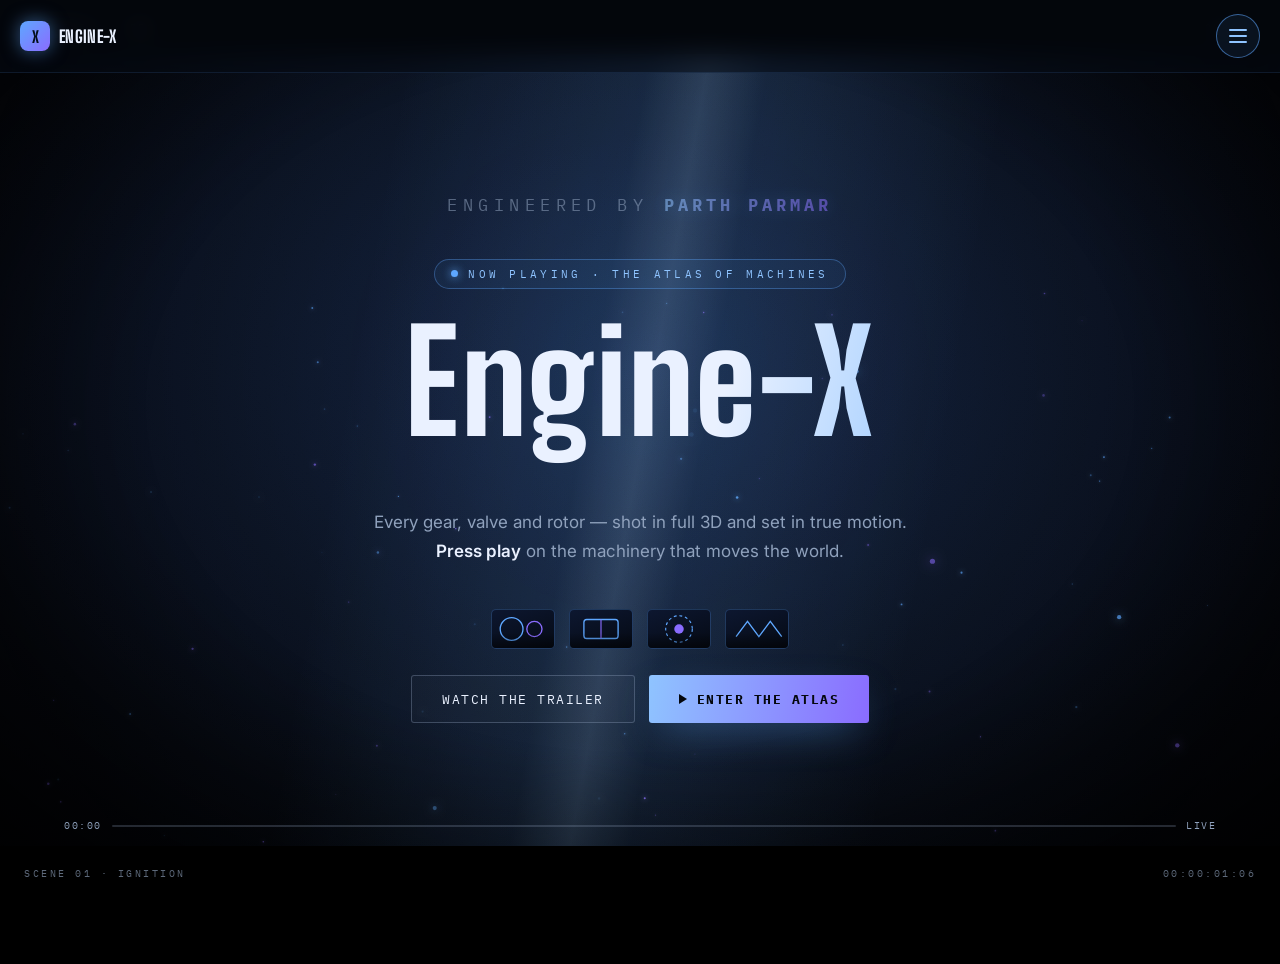
<file: index.html>
<!doctype html>
<html lang="en">
<head>
<meta charset="utf-8">
<title>Engine-X — Interactive 3D Turbocharger & Belt Drive Anatomy</title>
<meta name="viewport" content="width=device-width, initial-scale=1">
<meta name="description" content="Engine-X is a free interactive 3D atlas that shows exactly how a turbocharger and a V-belt pulley drive work — every part modeled, exploded, sectioned and animated with true kinematics in your browser.">
<meta name="keywords" content="how does a turbocharger work, turbocharger 3D model, V-belt pulley drive, belt drive speed ratio, interactive machine anatomy, 3D engine parts explained">
<link rel="canonical" href="https://parthsparmar191098-sketch.github.io/Engine-x/">
<meta property="og:title" content="Engine-X — Interactive 3D Turbocharger & Belt Drive Anatomy">
<meta property="og:description" content="Explore a turbocharger and a V-belt pulley drive part by part in true 3D motion — free, in your browser, no install.">
<meta property="og:type" content="website">
<meta property="og:url" content="https://parthsparmar191098-sketch.github.io/Engine-x/">
<script type="application/ld+json">
{
  "@context": "https://schema.org",
  "@type": "WebApplication",
  "name": "Engine-X",
  "url": "https://parthsparmar191098-sketch.github.io/Engine-x/",
  "description": "An interactive 3D atlas that models a turbocharger and a V-belt pulley drive part by part, with exploded views, sectioning, X-ray mode and true kinematics, running entirely in the browser.",
  "applicationCategory": "EducationalApplication",
  "operatingSystem": "Any (web browser)",
  "offers": { "@type": "Offer", "price": "0", "priceCurrency": "USD" },
  "creator": { "@type": "Person", "name": "Parth Parmar" },
  "about": [
    { "@type": "Thing", "name": "Turbocharger" },
    { "@type": "Thing", "name": "V-belt pulley drive" }
  ]
}
</script>
<script type="application/ld+json">
{
  "@context": "https://schema.org",
  "@type": "Person",
  "name": "Parth Parmar",
  "jobTitle": "Creator, Engine-X",
  "url": "https://parthsparmar191098-sketch.github.io/Engine-x/"
}
</script>
<style>
  :root{
    --bg:#070b14;
    --bg2:#0a1120;
    --accent:#5ea7ff;
    --accent-hi:#8fc4ff;
    --accent2:#8a6cff;
    --ink:#eaf1ff;
    --ink-dim:#8fa1bc;
    color-scheme:dark;
  }
  *{box-sizing:border-box;}
  html,body{
    margin:0; padding:0; height:100%;
    background:#000;
    color:var(--ink);
    font-family:'Inter',system-ui,-apple-system,sans-serif;
    overflow-x:hidden;
  }

  /* ---------- CINEMATIC STAGE ---------- */
  .cinema{
    position:relative;
    width:100%;
    height:100vh;
    min-height:560px;
    overflow:hidden;
    background:radial-gradient(ellipse 1200px 800px at 50% 40%, #0d1730 0%, #05070d 62%, #000 100%);
  }

  canvas#fx{ position:absolute; inset:0; width:100%; height:100%; display:block; }

  /* moving light sweep layer, like a camera light pass */
  .sweep{
    position:absolute; inset:-20% -60%;
    background:linear-gradient(100deg, transparent 40%, rgba(94,167,255,0.10) 48%, rgba(143,196,255,0.22) 50%, rgba(94,167,255,0.10) 52%, transparent 60%);
    animation: sweepMove 7s ease-in-out infinite;
    pointer-events:none;
    mix-blend-mode:screen;
  }
  @keyframes sweepMove{
    0%{ transform:translateX(-30%) rotate(-8deg); }
    50%{ transform:translateX(30%) rotate(-8deg); }
    100%{ transform:translateX(-30%) rotate(-8deg); }
  }

  /* depth parallax silhouettes */
  .parallax{ position:absolute; inset:0; pointer-events:none; }
  .layer{ position:absolute; inset:0; will-change:transform; }
  .layer svg{ position:absolute; opacity:.5; filter:drop-shadow(0 0 30px rgba(94,167,255,0.15)); }

  /* film grain */
  .grain{
    position:absolute; inset:-100%;
    width:300%; height:300%;
    background-image:url("data:image/svg+xml;utf8,<svg xmlns='http://www.w3.org/2000/svg' width='120' height='120'><filter id='n'><feTurbulence type='fractalNoise' baseFrequency='0.9' numOctaves='2' stitchTiles='stitch'/><feColorMatrix type='saturate' values='0'/></filter><rect width='100%25' height='100%25' filter='url(%23n)' opacity='0.35'/></svg>");
    opacity:.16;
    animation: grainShift .5s steps(4) infinite;
    pointer-events:none;
    mix-blend-mode:overlay;
  }
  @keyframes grainShift{
    0%{ transform:translate(0,0); } 25%{ transform:translate(-2%,-1%); }
    50%{ transform:translate(1%,2%); } 75%{ transform:translate(-1%,1%); } 100%{ transform:translate(0,0); }
  }

  /* vignette */
  .vignette{
    position:absolute; inset:0; pointer-events:none;
    background:radial-gradient(ellipse 70% 70% at 50% 45%, transparent 55%, rgba(0,0,0,0.72) 100%);
  }

  /* letterbox cinematic bars */
  .bar{ position:absolute; left:0; right:0; height:clamp(18px,6vh,64px); background:#000; z-index:6; }
  .bar.top{ top:0; }
  .bar.bottom{ bottom:0; }
  .bar .tick{
    position:absolute; top:50%; transform:translateY(-50%);
    font-family:'IBM Plex Mono',ui-monospace,monospace; font-size:10px; letter-spacing:.25em;
    color:var(--ink-dim); text-transform:uppercase; opacity:.65;
  }
  .bar.top .tick.l{ left:24px; } .bar.top .tick.r{ right:24px; }
  .bar.bottom .tick.l{ left:24px; } .bar.bottom .tick.r{ right:24px; }
  .rec{ display:inline-flex; align-items:center; gap:6px; }
  .rec .dot{ width:6px; height:6px; border-radius:50%; background:#ff5f5f; animation:blink 1.2s ease-in-out infinite; }
  @keyframes blink{ 0%,100%{opacity:1;} 50%{opacity:.2;} }

  /* content */
  .content{
    position:relative; z-index:5;
    height:100%;
    display:flex; flex-direction:column; align-items:center; justify-content:center;
    text-align:center;
    padding: clamp(18px,6vh,64px) 20px;
    gap:26px;
  }

  .badge{
    font-family:'IBM Plex Mono',ui-monospace,monospace;
    font-size:11px; letter-spacing:.3em; text-transform:uppercase;
    color:var(--accent-hi);
    display:inline-flex; align-items:center; gap:10px;
    padding:7px 16px; border:1px solid rgba(94,167,255,0.35); border-radius:999px;
    background:rgba(94,167,255,0.06);
    opacity:0; transform:translateY(10px);
    animation: rise .7s ease .3s forwards;
  }
  .badge .lens{ width:7px; height:7px; border-radius:50%; background:var(--accent); box-shadow:0 0 10px var(--accent); }

  .title-wrap{ overflow:hidden; }
  h1{
    margin:0;
    font-family:'Big Shoulders Display', system-ui, sans-serif;
    font-weight:800;
    font-size:clamp(52px,11vw,148px);
    line-height:.95; letter-spacing:.01em; padding-bottom:.12em;
    background:linear-gradient(105deg, var(--ink) 25%, var(--accent-hi) 45%, var(--accent2) 55%, var(--ink) 75%);
    background-size:280% 100%;
    -webkit-background-clip:text; background-clip:text; color:transparent;
    animation: titleIn 1s cubic-bezier(.16,1,.3,1) .2s both, sheen 4s linear 1.3s infinite;
  }
  @keyframes titleIn{
    from{ transform:translateY(115%); }
    to{ transform:translateY(0); }
  }
  @keyframes rise{
    to{ opacity:1; transform:translateY(0); }
  }
  @keyframes sheen{
    from{ background-position:200% 0; }
    to{ background-position:-60% 0; }
  }

  .tagline{
    max-width:560px;
    font-size:clamp(14px,1.6vw,17px);
    color:var(--ink-dim);
    line-height:1.7;
    opacity:0; transform:translateY(10px);
    animation: rise .8s ease .9s forwards;
  }
  .tagline b{ color:var(--ink); font-weight:600; }

  .reel{
    display:flex; align-items:center; gap:14px;
    opacity:0; transform:translateY(10px);
    animation: rise .8s ease 1.15s forwards;
  }
  .reel .frame{
    width:64px; height:40px; border-radius:5px; overflow:hidden; position:relative;
    border:1px solid rgba(94,167,255,0.28);
    background:linear-gradient(160deg,#0d1730,#050a14);
  }
  .reel .frame svg{ position:absolute; inset:0; width:100%; height:100%; }
  .reel .frame::after{
    content:''; position:absolute; inset:0;
    background:linear-gradient(180deg, transparent 60%, rgba(0,0,0,.5));
  }

  .actions{
    display:flex; gap:14px; flex-wrap:wrap; justify-content:center;
    opacity:0; transform:translateY(10px);
    animation: rise .8s ease 1.4s forwards;
  }

  .prod-credit{
    font-family:'IBM Plex Mono',ui-monospace,monospace;
    font-size:clamp(13px,1.6vw,17px); letter-spacing:.32em; text-transform:uppercase;
    color:var(--ink-dim);
    opacity:0; animation: creditFlash 2.4s ease .1s forwards;
  }
  .prod-credit b{
    font-weight:700; letter-spacing:.24em;
    background:linear-gradient(100deg, var(--accent-hi), var(--accent2));
    -webkit-background-clip:text; background-clip:text; color:transparent;
    filter:drop-shadow(0 0 8px rgba(94,167,255,0.4));
  }
  @keyframes creditFlash{
    0%{ opacity:0; transform:translateY(6px); }
    18%{ opacity:1; transform:translateY(0); }
    70%{ opacity:1; }
    100%{ opacity:.55; }
  }
  .btn{
    font-family:'IBM Plex Mono',ui-monospace,monospace;
    font-size:12.5px; letter-spacing:.12em; text-transform:uppercase;
    padding:15px 30px; border-radius:3px; text-decoration:none;
    display:inline-flex; align-items:center; gap:10px;
    transition:transform .25s ease, box-shadow .25s ease, background .25s ease, border-color .25s ease;
  }
  .btn.primary{
    color:#04070d; font-weight:700;
    background:linear-gradient(100deg, var(--accent-hi), var(--accent2));
    box-shadow:0 14px 40px -14px rgba(94,167,255,0.55);
  }
  .btn.primary:hover{ transform:translateY(-2px); box-shadow:0 20px 50px -14px rgba(94,167,255,0.75); }
  .btn.ghost{
    color:var(--ink);
    border:1px solid rgba(143,161,188,0.35);
    background:rgba(255,255,255,0.02);
  }
  .btn.ghost:hover{ border-color:var(--accent); color:var(--accent-hi); }
  .play-dot{ width:0; height:0; border-top:5px solid transparent; border-bottom:5px solid transparent; border-left:8px solid #04070d; }

  .timeline{
    position:absolute; bottom:calc(clamp(18px,6vh,64px) + 14px); left:0; right:0;
    display:flex; align-items:center; gap:10px; padding:0 clamp(24px,5vw,64px);
    z-index:5; opacity:0; animation: rise .8s ease 1.6s forwards;
  }
  .timeline .t-label{ font-family:'IBM Plex Mono',ui-monospace,monospace; font-size:10px; color:var(--ink-dim); letter-spacing:.15em; white-space:nowrap; }
  .timeline .t-track{ position:relative; flex:1; height:2px; background:rgba(143,161,188,0.25); border-radius:2px; overflow:hidden; }
  .timeline .t-fill{ position:absolute; inset:0 100% 0 0; background:linear-gradient(90deg,var(--accent),var(--accent2)); animation: fill 6s linear infinite; }
  @keyframes fill{ from{ right:100%; } to{ right:-2%; } }

  @media (max-width:640px){
    .reel{ display:none; }
    .timeline{ padding:0 18px; }
  }
  @media (prefers-reduced-motion: reduce){
    *{ animation-duration:.01ms !important; animation-iteration-count:1 !important; }
  }

  /* ---------- TRAILER MODAL ---------- */
  .trailerModal{
    position:fixed; inset:0; z-index:100;
    background:radial-gradient(ellipse 1200px 800px at 50% 40%, #0d1730 0%, #05070d 62%, #000 100%);
    opacity:0; pointer-events:none;
    transition:opacity .35s ease;
  }
  .trailerModal.open{ opacity:1; pointer-events:auto; }
  .trailerModal .tbar{
    position:absolute; left:0; right:0; height:clamp(16px,5vh,54px);
    display:flex; align-items:center; z-index:3;
  }
  .trailerModal .tbar.top{ top:0; }
  .trailerModal .tbar.bottom{ bottom:0; }
  .trailerModal .tick{
    position:absolute; top:50%; transform:translateY(-50%);
    font-family:'IBM Plex Mono',ui-monospace,monospace; font-size:10px; letter-spacing:.22em;
    color:var(--ink-dim); text-transform:uppercase; opacity:.6;
  }
  .trailerModal .tick.l{ left:22px; } .trailerModal .tick.r{ right:22px; }

  .trailerClose{
    position:absolute; top:clamp(16px,5vh,54px); right:20px; z-index:5;
    width:34px; height:34px; border-radius:50%;
    border:1px solid rgba(143,161,188,0.35); background:rgba(255,255,255,0.03);
    color:var(--ink-dim); font-size:14px; line-height:1; cursor:pointer;
    transition:border-color .2s ease, color .2s ease;
  }
  .trailerClose:hover{ color:var(--ink); border-color:var(--accent); }

  .trailerReel{ position:relative; width:100%; height:100%; }
  .scene{
    position:absolute; inset:0;
    display:flex; flex-direction:column; align-items:center; justify-content:center;
    gap:22px; text-align:center; padding:20px;
    opacity:0; transform:scale(1.03);
    transition:opacity .6s ease, transform .8s ease;
    pointer-events:none;
  }
  .scene.active{ opacity:1; transform:scale(1); }
  .trailerModal.open .scene.active{ pointer-events:auto; }

  .sc-kicker{
    font-size:11px; letter-spacing:.3em; color:var(--accent-hi); text-transform:uppercase;
  }
  .sc-title{
    font-family:'Big Shoulders Display', system-ui, sans-serif; font-weight:700;
    font-size:clamp(26px,4.6vw,52px); line-height:1.15; margin:0; color:var(--ink);
  }
  .sc-title em{ font-style:normal; color:var(--accent-hi); }
  .sc-title-big{ font-size:clamp(46px,9vw,110px); line-height:1; }

  .sc-spark{ position:relative; width:80px; height:80px; }
  .sc-spark span{
    position:absolute; inset:0; border-radius:50%;
    border:1.5px solid var(--accent); opacity:0;
    animation: sparkPulse 1.8s ease-out infinite;
  }
  .sc-spark span:nth-child(2){ animation-delay:.5s; border-color:var(--accent2); }
  .sc-spark span:nth-child(3){ animation-delay:1s; }
  .sc-spark::after{
    content:''; position:absolute; left:50%; top:50%; width:14px; height:14px;
    background:var(--accent-hi); border-radius:50%; transform:translate(-50%,-50%);
    box-shadow:0 0 24px 6px rgba(94,167,255,0.6);
  }
  @keyframes sparkPulse{
    0%{ transform:scale(.2); opacity:1; }
    100%{ transform:scale(2.4); opacity:0; }
  }

  .sc-rings .ring-a{ transform-origin:150px 150px; animation:spinSlow 12s linear infinite; }
  .sc-rings .ring-b{ transform-origin:150px 150px; animation:spinSlowRev 8s linear infinite; }
  .sc-rings .ring-c{ transform-origin:150px 150px; animation:spinSlow 5s linear infinite; }
  @keyframes spinSlow{ from{transform:rotate(0)} to{transform:rotate(360deg)} }
  @keyframes spinSlowRev{ from{transform:rotate(0)} to{transform:rotate(-360deg)} }

  .sc-blur{ position:relative; width:220px; height:70px; }
  .sc-blur span{
    position:absolute; top:50%; left:50%; height:3px; border-radius:3px;
    background:linear-gradient(90deg, transparent, var(--accent-hi), transparent);
    transform:translate(-50%,-50%);
    animation: dash 1.1s linear infinite;
  }
  .sc-blur span:nth-child(1){ width:220px; top:14px; animation-duration:.9s; }
  .sc-blur span:nth-child(2){ width:180px; top:32px; animation-duration:1.15s; opacity:.85; }
  .sc-blur span:nth-child(3){ width:220px; top:50px; animation-duration:1s; }
  .sc-blur span:nth-child(4){ width:140px; top:68px; animation-duration:1.3s; opacity:.7; }
  .sc-blur span:nth-child(5){ width:200px; top:86px; animation-duration:1.05s; opacity:.9; }
  @keyframes dash{
    from{ transform:translate(-140%,-50%); }
    to{ transform:translate(40%,-50%); }
  }

  .sc-stats{ display:flex; gap:clamp(20px,5vw,52px); flex-wrap:wrap; justify-content:center; }
  .sc-stats b{ display:block; font-family:'Big Shoulders Display', system-ui, sans-serif; font-size:26px; color:var(--accent-hi); }
  .sc-stats span{ font-size:10.5px; letter-spacing:.12em; color:var(--ink-dim); text-transform:uppercase; }
  .sc-cta{ display:flex; gap:12px; flex-wrap:wrap; justify-content:center; margin-top:6px; }

  .trailerDots{
    position:absolute; left:50%; bottom:calc(clamp(16px,5vh,54px) + 20px); transform:translateX(-50%);
    display:flex; gap:8px; z-index:3;
  }
  .trailerDots .d{
    width:26px; height:3px; border-radius:3px; background:rgba(143,161,188,0.3); overflow:hidden; position:relative;
  }
  .trailerDots .d .fill{
    position:absolute; inset:0; width:0%; background:linear-gradient(90deg,var(--accent),var(--accent2));
  }
  .trailerDots .d.done .fill{ width:100%; }

  @media (max-width:640px){
    .scene{ gap:16px; }
    .sc-stats{ gap:20px; }
  }
</style>
<link rel="preconnect" href="https://fonts.googleapis.com">
<link rel="preconnect" href="https://fonts.gstatic.com" crossorigin>
<link href="https://fonts.googleapis.com/css2?family=Big+Shoulders+Display:wght@600;700;800&family=Inter:wght@400;500;600&family=IBM+Plex+Mono:wght@400;500&display=swap" rel="stylesheet">
</head>
<body>

<style>
  .nx-nav{ position:fixed; top:0; left:0; right:0; z-index:999; display:flex; align-items:center; justify-content:space-between; padding:14px 20px; background:rgba(7,11,20,0.55); backdrop-filter:blur(12px); border-bottom:1px solid rgba(94,167,255,0.12); }
  .nx-brand{ display:flex; align-items:center; gap:9px; text-decoration:none; }
  .nx-logo{ width:30px; height:30px; border-radius:8px; background:linear-gradient(135deg,#5ea7ff,#8a6cff); display:flex; align-items:center; justify-content:center; font-family:'Big Shoulders Display',sans-serif; font-weight:800; color:#04101f; font-size:16px; box-shadow:0 0 18px rgba(94,167,255,0.5); }
  .nx-wordmark{ font-family:'Big Shoulders Display',sans-serif; font-weight:800; color:#eaf1ff; font-size:17px; letter-spacing:0.02em; }
  .nx-toggle{ position:relative; width:44px; height:44px; border-radius:50%; background:rgba(94,167,255,0.08); border:1.5px solid rgba(94,167,255,0.55); cursor:pointer; padding:0; transition:background .2s, box-shadow .2s, transform .15s; }
  .nx-toggle:hover{ background:rgba(94,167,255,0.18); box-shadow:0 0 20px rgba(94,167,255,0.35); }
  .nx-toggle:active{ transform:scale(0.94); }
  .nx-toggle span{ position:absolute; left:50%; top:50%; width:18px; height:2px; background:#8fc4ff; border-radius:2px; transform:translate(-50%,-50%); transition:transform .28s ease, opacity .2s ease, width .2s ease; }
  .nx-toggle span:nth-child(1){ margin-top:-6px; }
  .nx-toggle span:nth-child(3){ margin-top:6px; }
  .nx-toggle.open span:nth-child(1){ margin-top:0; transform:translate(-50%,-50%) rotate(45deg); }
  .nx-toggle.open span:nth-child(2){ opacity:0; width:0; }
  .nx-toggle.open span:nth-child(3){ margin-top:0; transform:translate(-50%,-50%) rotate(-45deg); }
  .nx-overlay{ position:fixed; inset:0; background:rgba(3,6,12,0.5); backdrop-filter:blur(2px); z-index:997; opacity:0; pointer-events:none; transition:opacity .25s ease; }
  .nx-overlay.open{ opacity:1; pointer-events:auto; }
  .nx-menu{ position:fixed; top:66px; right:16px; left:16px; max-width:300px; margin-left:auto; background:linear-gradient(160deg,#182241,#0e1526); border:1px solid rgba(94,167,255,0.35); border-radius:16px; padding:8px; z-index:998; box-shadow:0 24px 70px rgba(0,0,0,0.65), 0 0 0 1px rgba(94,167,255,0.06) inset; opacity:0; transform:translateY(-10px) scale(0.97); pointer-events:none; transition:opacity .22s ease, transform .22s ease; }
  .nx-menu.open{ opacity:1; transform:translateY(0) scale(1); pointer-events:auto; }
  .nx-menu a{ display:flex; align-items:center; gap:12px; padding:14px; color:#eaf1ff; text-decoration:none; font-family:'Inter',sans-serif; font-weight:600; font-size:15px; border-radius:10px; transition:background .15s; }
  .nx-menu a:hover{ background:rgba(94,167,255,0.14); }
  .nx-menu a + a{ margin-top:2px; }
  .nx-menu svg{ flex:none; color:#5ea7ff; }
</style>

<nav class="nx-nav">
  <a href="index.html" class="nx-brand">
    <span class="nx-logo">X</span>
    <span class="nx-wordmark">ENGINE&#8209;X</span>
  </a>
  <button id="navToggle" class="nx-toggle" aria-label="Menu" aria-expanded="false">
    <span></span><span></span><span></span>
  </button>
</nav>

<div id="navOverlay" class="nx-overlay"></div>
<div id="navMenu" class="nx-menu">
  <a href="blog.html"><svg width="18" height="18" viewBox="0 0 24 24" fill="none" stroke="currentColor" stroke-width="1.8" stroke-linecap="round" stroke-linejoin="round"><path d="M4 19.5A2.5 2.5 0 0 1 6.5 17H20"/><path d="M6.5 2H20v20H6.5A2.5 2.5 0 0 1 4 19.5v-15A2.5 2.5 0 0 1 6.5 2z"/></svg> Blog</a>
  <a href="blog-making-of.html"><svg width="18" height="18" viewBox="0 0 24 24" fill="none" stroke="currentColor" stroke-width="1.8" stroke-linecap="round" stroke-linejoin="round"><circle cx="12" cy="12" r="3"/><path d="M19.4 15a1.65 1.65 0 0 0 .33 1.82l.06.06a2 2 0 1 1-2.83 2.83l-.06-.06a1.65 1.65 0 0 0-1.82-.33 1.65 1.65 0 0 0-1 1.51V21a2 2 0 0 1-4 0v-.09A1.65 1.65 0 0 0 9 19.4a1.65 1.65 0 0 0-1.82.33l-.06.06a2 2 0 1 1-2.83-2.83l.06-.06a1.65 1.65 0 0 0 .33-1.82 1.65 1.65 0 0 0-1.51-1H3a2 2 0 0 1 0-4h.09A1.65 1.65 0 0 0 4.6 9a1.65 1.65 0 0 0-.33-1.82l-.06-.06a2 2 0 1 1 2.83-2.83l.06.06a1.65 1.65 0 0 0 1.82.33H9a1.65 1.65 0 0 0 1-1.51V3a2 2 0 0 1 4 0v.09a1.65 1.65 0 0 0 1 1.51 1.65 1.65 0 0 0 1.82-.33l.06-.06a2 2 0 1 1 2.83 2.83l-.06.06a1.65 1.65 0 0 0-.33 1.82V9a1.65 1.65 0 0 0 1.51 1H21a2 2 0 0 1 0 4h-.09a1.65 1.65 0 0 0-1.51 1z"/></svg> How it was built</a>
  <a href="about.html"><svg width="18" height="18" viewBox="0 0 24 24" fill="none" stroke="currentColor" stroke-width="1.8" stroke-linecap="round" stroke-linejoin="round"><circle cx="12" cy="12" r="10"/><line x1="12" y1="16" x2="12" y2="12"/><line x1="12" y1="8" x2="12.01" y2="8"/></svg> About</a>
  <a href="contact.html"><svg width="18" height="18" viewBox="0 0 24 24" fill="none" stroke="currentColor" stroke-width="1.8" stroke-linecap="round" stroke-linejoin="round"><path d="M4 4h16v16H4z"/><path d="m4 6 8 7 8-7"/></svg> Contact</a>
</div>

<script>
(function(){
  var btn = document.getElementById('navToggle');
  var menu = document.getElementById('navMenu');
  var overlay = document.getElementById('navOverlay');
  if(!btn||!menu) return;
  function setOpen(open){
    btn.classList.toggle('open', open);
    menu.classList.toggle('open', open);
    overlay.classList.toggle('open', open);
    btn.setAttribute('aria-expanded', String(open));
  }
  btn.addEventListener('click', function(e){
    e.stopPropagation();
    setOpen(!menu.classList.contains('open'));
  });
  overlay.addEventListener('click', function(){ setOpen(false); });
  document.addEventListener('click', function(e){
    if(menu.classList.contains('open') && !menu.contains(e.target) && e.target !== btn){
      setOpen(false);
    }
  });
})();
</script>
<div class="cinema">
  <canvas id="fx"></canvas>
  <div class="sweep"></div>
  <div class="grain"></div>
  <div class="vignette"></div>

  <div class="bar top">
    <span class="tick l rec"><span class="dot"></span> ENGINE&#8209;X · REC</span>
    <span class="tick r">2.39:1</span>
  </div>
  <div class="bar bottom">
    <span class="tick l">SCENE 01 · IGNITION</span>
    <span class="tick r" id="clock">00:00:00:00</span>
  </div>

  <div class="content">
    <p class="prod-credit">Engineered by <b>Parth Parmar</b></p>

    <div class="badge"><span class="lens"></span> NOW PLAYING · THE ATLAS OF MACHINES</div>

    <div class="title-wrap"><h1>Engine-X</h1></div>

    <p class="tagline">Every gear, valve and rotor — shot in full 3D and set in true motion.<br><b>Press play</b> on the machinery that moves the world.</p>

    <div class="reel">
      <div class="frame"><svg viewBox="0 0 64 40"><circle cx="20" cy="20" r="12" fill="none" stroke="#5ea7ff" stroke-width="1.4"/><circle cx="44" cy="20" r="8" fill="none" stroke="#8a6cff" stroke-width="1.4"/></svg></div>
      <div class="frame"><svg viewBox="0 0 64 40"><rect x="14" y="10" width="36" height="20" rx="3" fill="none" stroke="#5ea7ff" stroke-width="1.4"/><line x1="32" y1="10" x2="32" y2="30" stroke="#8a6cff" stroke-width="1.2"/></svg></div>
      <div class="frame"><svg viewBox="0 0 64 40"><circle cx="32" cy="20" r="14" fill="none" stroke="#5ea7ff" stroke-width="1.2" stroke-dasharray="3 3"/><circle cx="32" cy="20" r="5" fill="#8a6cff"/></svg></div>
      <div class="frame"><svg viewBox="0 0 64 40"><path d="M10 28 L22 12 L34 28 L46 12 L58 28" fill="none" stroke="#5ea7ff" stroke-width="1.4"/></svg></div>
    </div>

    <div class="actions">
      <button class="btn ghost" type="button" id="openTrailer">Watch the trailer</button>
      <a class="btn primary" href="atlas.html"><span class="play-dot"></span> Enter the Atlas</a>
    </div>
  </div>

  <div class="timeline">
    <span class="t-label">00:00</span>
    <div class="t-track"><div class="t-fill"></div></div>
    <span class="t-label">LIVE</span>
  </div>
</div>

<footer style="text-align:center;color:var(--ink-dim);font-size:13px;padding:24px;font-family:'Inter',system-ui,-apple-system,sans-serif;">
  Engine&#8209;X — engineered by Parth Parmar. &middot; <a href="blog.html" style="color:var(--ink-dim);">Blog</a> &middot; <a href="blog-making-of.html" style="color:var(--ink-dim);">How it was built</a> &middot; <a href="about.html" style="color:var(--ink-dim);">About</a> &middot; <a href="contact.html" style="color:var(--ink-dim);">Contact</a>
</footer>

<!-- ---------- TRAILER MODAL (self-contained mini montage) ---------- -->
<div class="trailerModal" id="trailerModal" aria-hidden="true">
  <div class="tbar top"><span class="tick l rec"><span class="dot"></span> ENGINE&#8209;X · TRAILER</span><span class="tick r" id="trailerClock">00:00</span></div>

  <button class="trailerClose" id="trailerClose" aria-label="Close trailer" type="button">✕</button>

  <div class="trailerReel">
    <div class="scene active" data-scene="0">
      <p class="sc-kicker mono">SCENE 01 · IGNITION</p>
      <div class="sc-spark"><span></span><span></span><span></span></div>
      <h2 class="sc-title">Every mechanism<br>starts with <em>one spark</em>.</h2>
    </div>

    <div class="scene" data-scene="1">
      <p class="sc-kicker mono">SCENE 02 · ANATOMY</p>
      <svg class="sc-rings" viewBox="0 0 300 300" width="220" height="220">
        <g class="ring-a"><circle cx="150" cy="150" r="100" fill="none" stroke="#5ea7ff" stroke-width="1.4" stroke-dasharray="6 6" opacity=".7"/></g>
        <g class="ring-b"><circle cx="150" cy="150" r="70" fill="none" stroke="#8a6cff" stroke-width="1.6" opacity=".8"/></g>
        <g class="ring-c"><circle cx="150" cy="150" r="42" fill="none" stroke="#8fc4ff" stroke-width="2" stroke-dasharray="2 5" opacity=".9"/></g>
        <circle cx="150" cy="150" r="7" fill="#8fc4ff"/>
      </svg>
      <h2 class="sc-title">Every part, modeled<br>true to its <em>real</em> size.</h2>
    </div>

    <div class="scene" data-scene="2">
      <p class="sc-kicker mono">SCENE 03 · MOTION</p>
      <div class="sc-blur"><span></span><span></span><span></span><span></span><span></span></div>
      <h2 class="sc-title">Run it.<br>Watch it <em>breathe</em>.</h2>
    </div>

    <div class="scene" data-scene="3">
      <p class="sc-kicker mono">SCENE 04 · THE ATLAS</p>
      <h2 class="sc-title sc-title-big">Engine-X</h2>
      <div class="sc-stats">
        <div><b>75</b><span>Modeled parts</span></div>
        <div><b>180,000</b><span>Max rpm</span></div>
        <div><b>1:1</b><span>True kinematics</span></div>
      </div>
      <div class="sc-cta">
        <a class="btn primary" href="atlas.html"><span class="play-dot"></span> Enter the Atlas</a>
        <button class="btn ghost" type="button" id="trailerReplay">Replay</button>
      </div>
    </div>
  </div>

  <div class="trailerDots" id="trailerDots"></div>
  <div class="tbar bottom"><span class="tick l">4 SCENES</span><span class="tick r">SKIP · ESC</span></div>
</div>

<script>
  // Canvas ember / spark video-style background
  (function(){
    var canvas = document.getElementById('fx');
    var ctx = canvas.getContext('2d');
    var w,h,dpr;
    var particles = [];
    var N = window.matchMedia('(max-width:640px)').matches ? 45 : 90;

    function resize(){
      dpr = Math.min(window.devicePixelRatio||1, 2);
      w = canvas.clientWidth = canvas.parentElement.clientWidth;
      h = canvas.clientHeight = canvas.parentElement.clientHeight;
      canvas.width = w*dpr; canvas.height = h*dpr;
      ctx.setTransform(dpr,0,0,dpr,0,0);
    }
    window.addEventListener('resize', resize);
    resize();

    function rand(a,b){ return a + Math.random()*(b-a); }

    function makeParticle(){
      var big = Math.random() < 0.12;
      return {
        x: rand(0,w), y: rand(h*0.35,h*1.05),
        r: big ? rand(1.4,2.6) : rand(.5,1.3),
        vy: rand(18,46) * (big? .7:1),
        vx: rand(-6,6),
        hue: Math.random()<0.65 ? '94,167,255' : '138,108,255',
        alpha: rand(.25,.9),
        flick: rand(1,3)
      };
    }
    for (var i=0;i<N;i++) particles.push(makeParticle());

    var last = performance.now();
    function frame(now){
      var dt = Math.min((now-last)/1000, .05); last = now;
      ctx.clearRect(0,0,w,h);

      // faint horizon glow bands (like anamorphic bokeh)
      var g = ctx.createRadialGradient(w*0.5,h*0.42,10, w*0.5,h*0.42, w*0.55);
      g.addColorStop(0,'rgba(94,167,255,0.10)');
      g.addColorStop(1,'rgba(94,167,255,0)');
      ctx.fillStyle = g;
      ctx.fillRect(0,0,w,h);

      for (var i=0;i<particles.length;i++){
        var p = particles[i];
        p.y -= p.vy*dt;
        p.x += p.vx*dt + Math.sin(now/900 + i)*0.15;
        if (p.y < -10){ Object.assign(p, makeParticle()); p.y = h+10; }
        var flicker = 0.6 + 0.4*Math.sin(now/300*p.flick + i);
        ctx.beginPath();
        ctx.arc(p.x, p.y, p.r, 0, Math.PI*2);
        ctx.fillStyle = 'rgba('+p.hue+','+(p.alpha*flicker).toFixed(2)+')';
        ctx.shadowColor = 'rgba('+p.hue+',0.9)';
        ctx.shadowBlur = p.r*4;
        ctx.fill();
      }
      ctx.shadowBlur = 0;
      requestAnimationFrame(frame);
    }
    requestAnimationFrame(frame);
  })();

  // fake running timecode, cinema-style
  (function(){
    var el = document.getElementById('clock');
    if (!el) return;
    var start = performance.now();
    function fmt(n){ return String(n).padStart(2,'0'); }
    function tick(){
      var elapsed = (performance.now()-start)/1000;
      var m = Math.floor(elapsed/60), s = Math.floor(elapsed%60), f = Math.floor((elapsed*24)%24);
      el.textContent = '00:'+fmt(m)+':'+fmt(s)+':'+fmt(f);
      requestAnimationFrame(tick);
    }
    requestAnimationFrame(tick);
  })();

  // ---------- trailer modal: self-contained mini montage ----------
  (function(){
    var openBtn = document.getElementById('openTrailer');
    var modal = document.getElementById('trailerModal');
    var closeBtn = document.getElementById('trailerClose');
    var replayBtn = document.getElementById('trailerReplay');
    var scenes = Array.prototype.slice.call(modal.querySelectorAll('.scene'));
    var dotsHost = document.getElementById('trailerDots');
    var clockEl = document.getElementById('trailerClock');
    var SCENE_MS = 4200;
    var i = 0, timer = null, clockTimer = null, startedAt = 0;

    scenes.forEach(function(_, idx){
      var d = document.createElement('div');
      d.className = 'd';
      d.innerHTML = '<div class="fill"></div>';
      dotsHost.appendChild(d);
    });
    var dots = Array.prototype.slice.call(dotsHost.children);

    function showScene(n){
      i = n;
      scenes.forEach(function(s, idx){ s.classList.toggle('active', idx === n); });
      dots.forEach(function(d, idx){ d.classList.toggle('done', idx < n); });
      var fill = dots[n] && dots[n].querySelector('.fill');
      if (fill && n < scenes.length - 1){
        fill.style.transition = 'none'; fill.style.width = '0%';
        requestAnimationFrame(function(){
          fill.style.transition = 'width ' + SCENE_MS + 'ms linear';
          fill.style.width = '100%';
        });
      }
    }

    function next(){
      if (i >= scenes.length - 1){ clearInterval(timer); timer = null; return; }
      showScene(i + 1);
    }

    function startClock(){
      startedAt = performance.now();
      clockTimer = setInterval(function(){
        var s = Math.floor((performance.now() - startedAt) / 1000);
        clockEl.textContent = String(Math.floor(s/60)).padStart(2,'0') + ':' + String(s%60).padStart(2,'0');
      }, 250);
    }

    function play(){
      showScene(0);
      startClock();
      timer = setInterval(next, SCENE_MS);
    }

    function stopTimers(){
      clearInterval(timer); timer = null;
      clearInterval(clockTimer); clockTimer = null;
    }

    function open(){
      modal.classList.add('open');
      modal.setAttribute('aria-hidden','false');
      document.body.style.overflow = 'hidden';
      play();
    }
    function close(){
      modal.classList.remove('open');
      modal.setAttribute('aria-hidden','true');
      document.body.style.overflow = '';
      stopTimers();
    }

    openBtn.addEventListener('click', open);
    closeBtn.addEventListener('click', close);
    replayBtn.addEventListener('click', function(){ stopTimers(); play(); });
    modal.addEventListener('click', function(e){ if (e.target === modal) close(); });
    window.addEventListener('keydown', function(e){ if (e.key === 'Escape' && modal.classList.contains('open')) close(); });
  })();

  // subtle parallax on mouse
  (function(){
    var cinema = document.querySelector('.cinema');
    var sweep = document.querySelector('.sweep');
    if (window.matchMedia('(pointer:coarse)').matches) return;
    window.addEventListener('mousemove', function(e){
      var x = (e.clientX/window.innerWidth - .5);
      var y = (e.clientY/window.innerHeight - .5);
      sweep.style.transform = 'translate('+(x*20)+'px,'+(y*14)+'px)';
    });
  })();
</script>

</body>
</html>
</file>
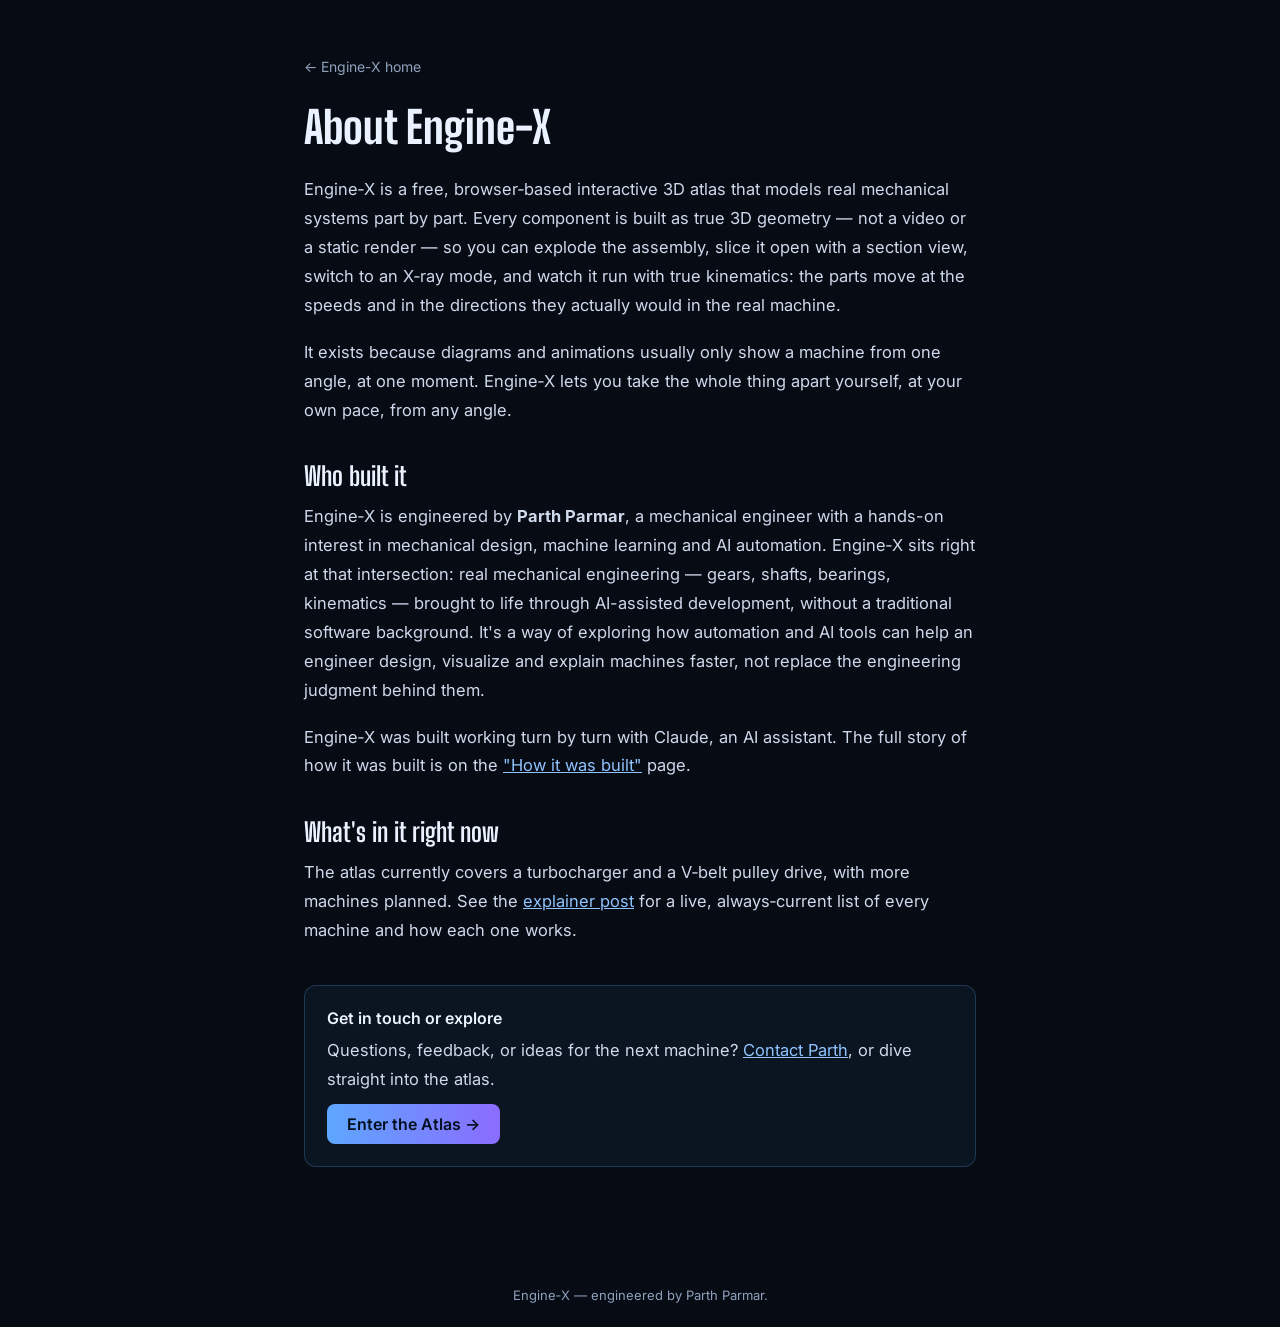
<file: about.html>
<!doctype html>
<html lang="en">
<head>
<meta charset="utf-8">
<title>About Engine-X</title>
<meta name="viewport" content="width=device-width, initial-scale=1">
<meta name="description" content="About Engine-X, a free interactive 3D atlas of real machines, and its creator Parth Parmar.">
<link rel="canonical" href="https://parthsparmar191098-sketch.github.io/Engine-x/about.html">
<link rel="preconnect" href="https://fonts.googleapis.com">
<link rel="preconnect" href="https://fonts.gstatic.com" crossorigin>
<link href="https://fonts.googleapis.com/css2?family=Big+Shoulders+Display:wght@600;700;800&family=Inter:wght@400;500;600&display=swap" rel="stylesheet">
<style>
  :root{ --bg:#070b14; --accent:#5ea7ff; --accent2:#8a6cff; --ink:#eaf1ff; --ink-dim:#8fa1bc; color-scheme:dark; }
  *{box-sizing:border-box;}
  html,body{ margin:0; padding:0; background:var(--bg); color:var(--ink); font-family:'Inter',system-ui,-apple-system,sans-serif; }
  a{ color:#8fc4ff; }
  .wrap{ max-width:720px; margin:0 auto; padding:56px 24px 96px; }
  .back{ display:inline-block; margin-bottom:28px; color:var(--ink-dim); text-decoration:none; font-size:14px; }
  .back:hover{ color:#8fc4ff; }
  h1{ font-family:'Big Shoulders Display',sans-serif; font-weight:800; font-size:clamp(30px,5vw,44px); line-height:1.1; margin:0 0 24px; }
  h2{ font-family:'Big Shoulders Display',sans-serif; font-weight:700; font-size:clamp(20px,3vw,26px); margin:36px 0 10px; }
  p{ color:#cfd9ec; line-height:1.75; font-size:16.5px; margin:0 0 18px; }
  .cta{ margin-top:40px; padding:22px; border:1px solid rgba(94,167,255,0.25); border-radius:12px; background:rgba(94,167,255,0.06); }
  .btn{ display:inline-block; margin-top:10px; padding:10px 20px; border-radius:8px; background:linear-gradient(90deg,var(--accent),var(--accent2)); color:#04101f; font-weight:600; text-decoration:none; }
  footer{ text-align:center; color:var(--ink-dim); font-size:13px; padding:24px; }
</style>
</head>
<body>
<div class="wrap">
  <a class="back" href="index.html">&larr; Engine-X home</a>
  <h1>About Engine-X</h1>

  <p>
    Engine&#8209;X is a free, browser&#8209;based interactive 3D atlas that models real mechanical systems part by
    part. Every component is built as true 3D geometry — not a video or a static render — so you can explode the
    assembly, slice it open with a section view, switch to an X&#8209;ray mode, and watch it run with true
    kinematics: the parts move at the speeds and in the directions they actually would in the real machine.
  </p>
  <p>
    It exists because diagrams and animations usually only show a machine from one angle, at one moment. Engine&#8209;X
    lets you take the whole thing apart yourself, at your own pace, from any angle.
  </p>

  <h2>Who built it</h2>
  <p>
    Engine&#8209;X is engineered by <b>Parth Parmar</b>, a mechanical engineer with a hands-on interest in mechanical
    design, machine learning and AI automation. Engine&#8209;X sits right at that intersection: real mechanical
    engineering — gears, shafts, bearings, kinematics — brought to life through AI-assisted development, without a
    traditional software background. It's a way of exploring how automation and AI tools can help an engineer design,
    visualize and explain machines faster, not replace the engineering judgment behind them.
  </p>
  <p>
    Engine&#8209;X was built working turn by turn with Claude, an AI assistant. The full story of how it was built is
    on the <a href="blog-making-of.html">"How it was built"</a> page.
  </p>

  <h2>What's in it right now</h2>
  <p>
    The atlas currently covers a turbocharger and a V&#8209;belt pulley drive, with more machines planned. See the
    <a href="blog-how-it-works.html">explainer post</a> for a live, always&#8209;current list of every machine and
    how each one works.
  </p>

  <div class="cta">
    <div style="color:var(--ink);font-weight:600;">Get in touch or explore</div>
    <p style="margin:8px 0 0;">Questions, feedback, or ideas for the next machine? <a href="contact.html">Contact Parth</a>, or dive straight into the atlas.</p>
    <a class="btn" href="atlas.html">Enter the Atlas &rarr;</a>
  </div>
</div>
<footer>Engine&#8209;X — engineered by Parth Parmar.</footer>
</body>
</html>
</file>
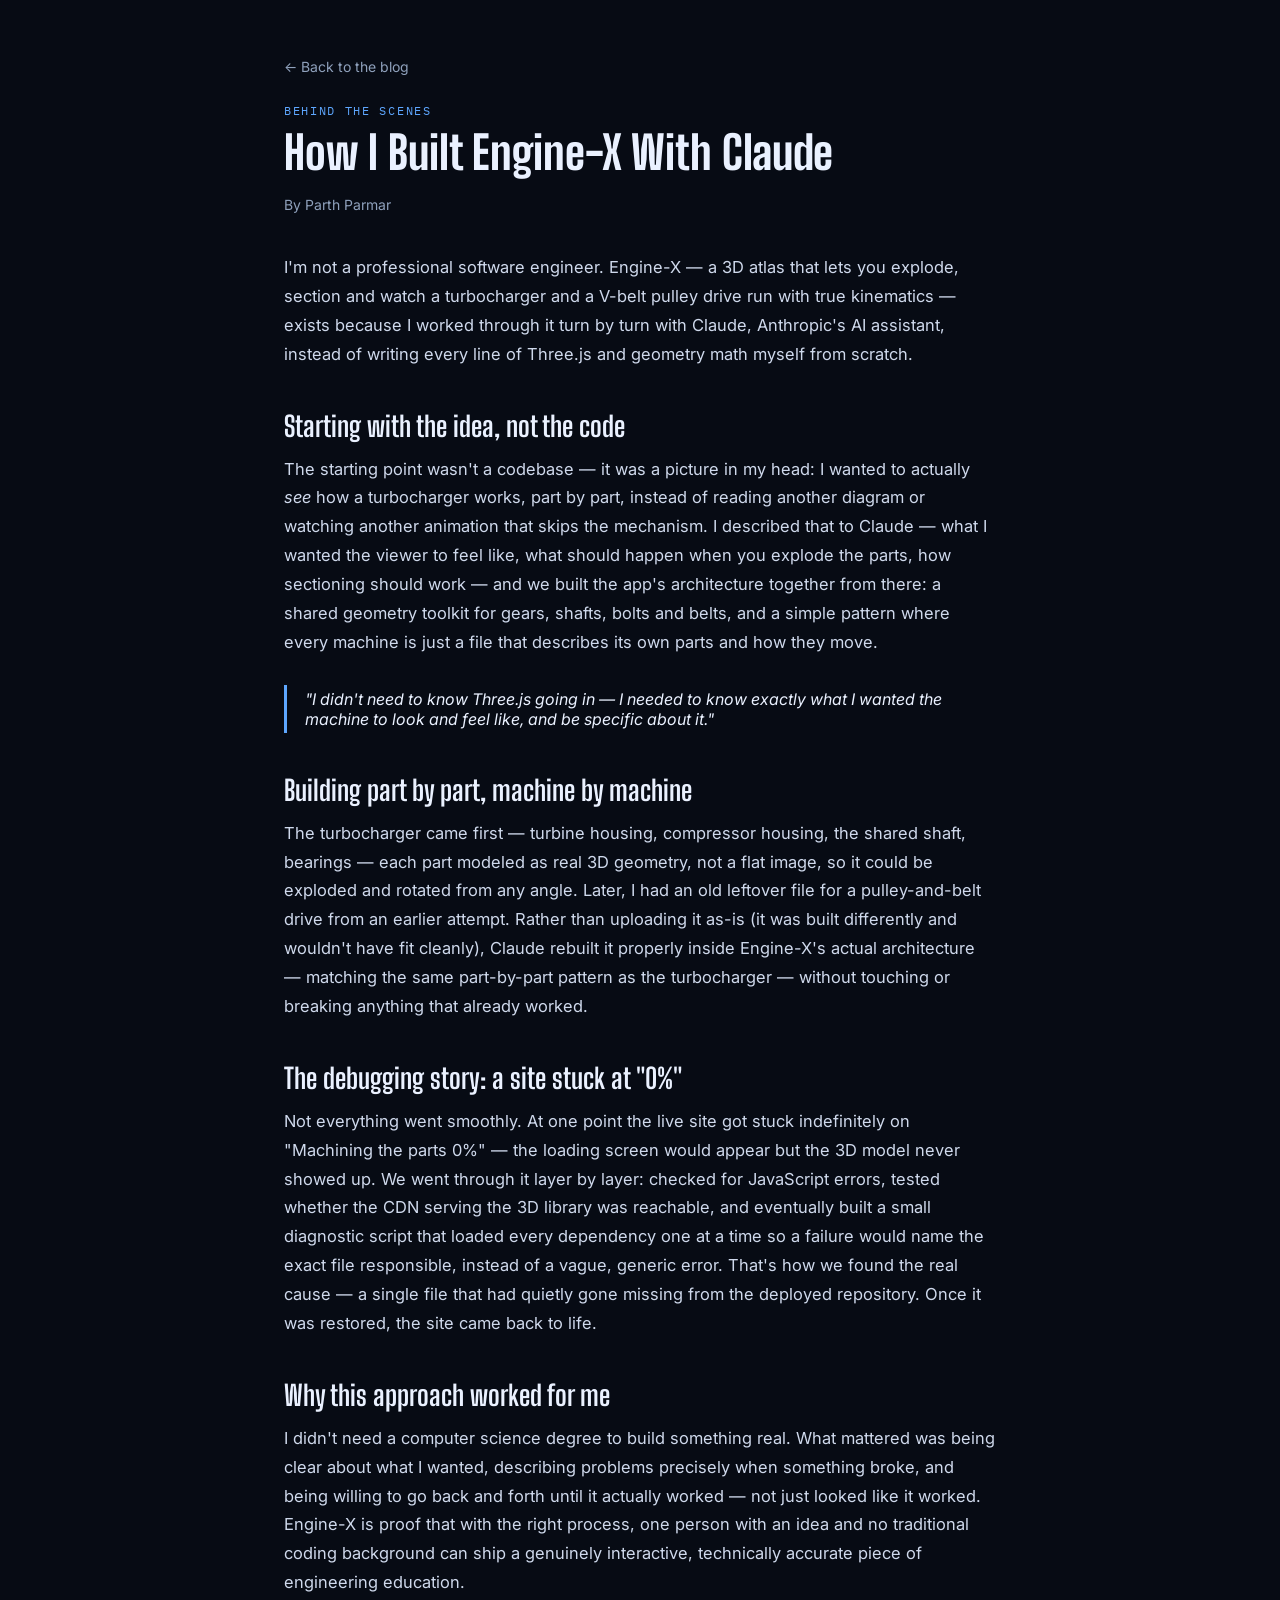
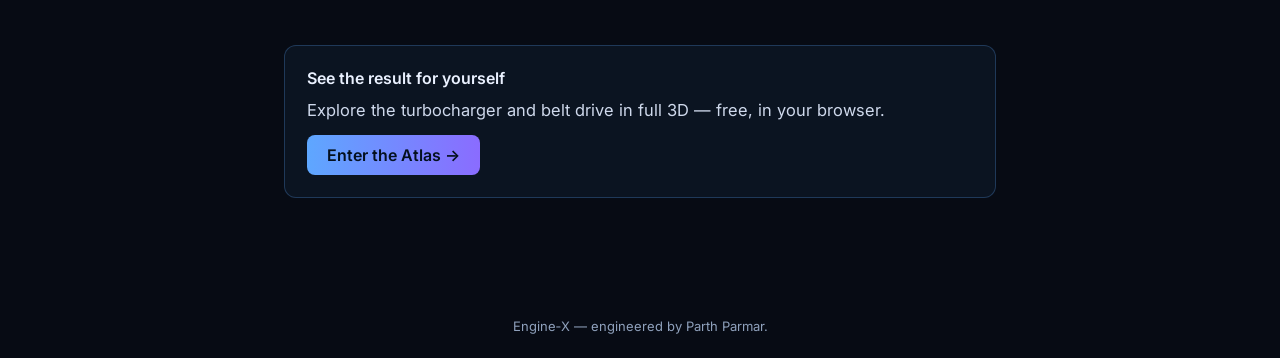
<file: blog-making-of.html>
<!doctype html>
<html lang="en">
<head>
<meta charset="utf-8">
<title>How I Built Engine-X With Claude — Behind the Scenes | Engine-X Blog</title>
<meta name="viewport" content="width=device-width, initial-scale=1">
<meta name="description" content="The real story of how Engine-X — an interactive 3D turbocharger and belt-drive atlas — was built, part by part, working turn by turn with Claude, without a traditional coding background.">
<link rel="canonical" href="https://parthsparmar191098-sketch.github.io/Engine-x/blog-making-of.html">
<script type="application/ld+json">
{
  "@context": "https://schema.org",
  "@type": "BlogPosting",
  "headline": "How I Built Engine-X With Claude — Behind the Scenes",
  "description": "The real story of how Engine-X — an interactive 3D turbocharger and belt-drive atlas — was built, part by part, working turn by turn with Claude.",
  "author": { "@type": "Person", "name": "Parth Parmar" },
  "url": "https://parthsparmar191098-sketch.github.io/Engine-x/blog-making-of.html",
  "mainEntityOfPage": "https://parthsparmar191098-sketch.github.io/Engine-x/blog-making-of.html",
  "publisher": { "@type": "Person", "name": "Parth Parmar" }
}
</script>
<link rel="preconnect" href="https://fonts.googleapis.com">
<link rel="preconnect" href="https://fonts.gstatic.com" crossorigin>
<link href="https://fonts.googleapis.com/css2?family=Big+Shoulders+Display:wght@600;700;800&family=Inter:wght@400;500;600&family=IBM+Plex+Mono:wght@400;500&display=swap" rel="stylesheet">
<style>
  :root{ --bg:#070b14; --bg2:#0a1120; --accent:#5ea7ff; --accent-hi:#8fc4ff; --accent2:#8a6cff; --ink:#eaf1ff; --ink-dim:#8fa1bc; color-scheme:dark; }
  *{box-sizing:border-box;}
  html,body{ margin:0; padding:0; background:var(--bg); color:var(--ink); font-family:'Inter',system-ui,-apple-system,sans-serif; }
  a{ color:var(--accent-hi); }
  .wrap{ max-width:760px; margin:0 auto; padding:56px 24px 96px; }
  .back{ display:inline-block; margin-bottom:28px; color:var(--ink-dim); text-decoration:none; font-size:14px; }
  .back:hover{ color:var(--accent-hi); }
  .kicker{ font-family:'IBM Plex Mono',monospace; font-size:12px; letter-spacing:0.14em; text-transform:uppercase; color:var(--accent); margin-bottom:10px; }
  h1{ font-family:'Big Shoulders Display',sans-serif; font-weight:800; font-size:clamp(30px,5vw,46px); line-height:1.1; margin:0 0 14px; }
  .meta{ color:var(--ink-dim); font-size:14px; margin-bottom:36px; }
  h2{ font-family:'Big Shoulders Display',sans-serif; font-weight:700; font-size:clamp(22px,3vw,28px); margin:40px 0 12px; }
  p{ color:#cfd9ec; line-height:1.75; font-size:16.5px; margin:0 0 18px; }
  .pull{ border-left:3px solid var(--accent); padding:4px 0 4px 18px; color:var(--ink); font-style:italic; margin:28px 0; }
  .cta{ margin-top:48px; padding:22px; border:1px solid rgba(94,167,255,0.25); border-radius:12px; background:rgba(94,167,255,0.06); }
  .btn{ display:inline-block; margin-top:10px; padding:10px 20px; border-radius:8px; background:linear-gradient(90deg,var(--accent),var(--accent2)); color:#04101f; font-weight:600; text-decoration:none; }
  footer{ text-align:center; color:var(--ink-dim); font-size:13px; padding:24px; }
</style>
</head>
<body>
<div class="wrap">
  <a class="back" href="blog.html">&larr; Back to the blog</a>
  <div class="kicker">Behind the scenes</div>
  <h1>How I Built Engine-X With Claude</h1>
  <p class="meta">By Parth Parmar</p>

  <p>
    I'm not a professional software engineer. Engine-X — a 3D atlas that lets you explode, section and watch a
    turbocharger and a V-belt pulley drive run with true kinematics — exists because I worked through it turn by
    turn with Claude, Anthropic's AI assistant, instead of writing every line of Three.js and geometry math myself
    from scratch.
  </p>

  <h2>Starting with the idea, not the code</h2>
  <p>
    The starting point wasn't a codebase — it was a picture in my head: I wanted to actually <em>see</em> how a
    turbocharger works, part by part, instead of reading another diagram or watching another animation that skips
    the mechanism. I described that to Claude — what I wanted the viewer to feel like, what should happen when you
    explode the parts, how sectioning should work — and we built the app's architecture together from there: a
    shared geometry toolkit for gears, shafts, bolts and belts, and a simple pattern where every machine is just a
    file that describes its own parts and how they move.
  </p>

  <div class="pull">"I didn't need to know Three.js going in — I needed to know exactly what I wanted the machine to look and feel like, and be specific about it."</div>

  <h2>Building part by part, machine by machine</h2>
  <p>
    The turbocharger came first — turbine housing, compressor housing, the shared shaft, bearings — each part
    modeled as real 3D geometry, not a flat image, so it could be exploded and rotated from any angle. Later, I had
    an old leftover file for a pulley-and-belt drive from an earlier attempt. Rather than uploading it as-is (it was
    built differently and wouldn't have fit cleanly), Claude rebuilt it properly inside Engine-X's actual
    architecture — matching the same part-by-part pattern as the turbocharger — without touching or breaking
    anything that already worked.
  </p>

  <h2>The debugging story: a site stuck at "0%"</h2>
  <p>
    Not everything went smoothly. At one point the live site got stuck indefinitely on "Machining the parts 0%" —
    the loading screen would appear but the 3D model never showed up. We went through it layer by layer: checked
    for JavaScript errors, tested whether the CDN serving the 3D library was reachable, and eventually built a
    small diagnostic script that loaded every dependency one at a time so a failure would name the exact file
    responsible, instead of a vague, generic error. That's how we found the real cause — a single file that had
    quietly gone missing from the deployed repository. Once it was restored, the site came back to life.
  </p>

  <h2>Why this approach worked for me</h2>
  <p>
    I didn't need a computer science degree to build something real. What mattered was being clear about what I
    wanted, describing problems precisely when something broke, and being willing to go back and forth until it
    actually worked — not just looked like it worked. Engine-X is proof that with the right process, one person
    with an idea and no traditional coding background can ship a genuinely interactive, technically accurate piece
    of engineering education.
  </p>

  <div class="cta">
    <div style="color:var(--ink);font-weight:600;">See the result for yourself</div>
    <p style="margin:8px 0 0;">Explore the turbocharger and belt drive in full 3D — free, in your browser.</p>
    <a class="btn" href="atlas.html">Enter the Atlas &rarr;</a>
  </div>
</div>
<footer>Engine&#8209;X — engineered by Parth Parmar.</footer>
</body>
</html>
</file>
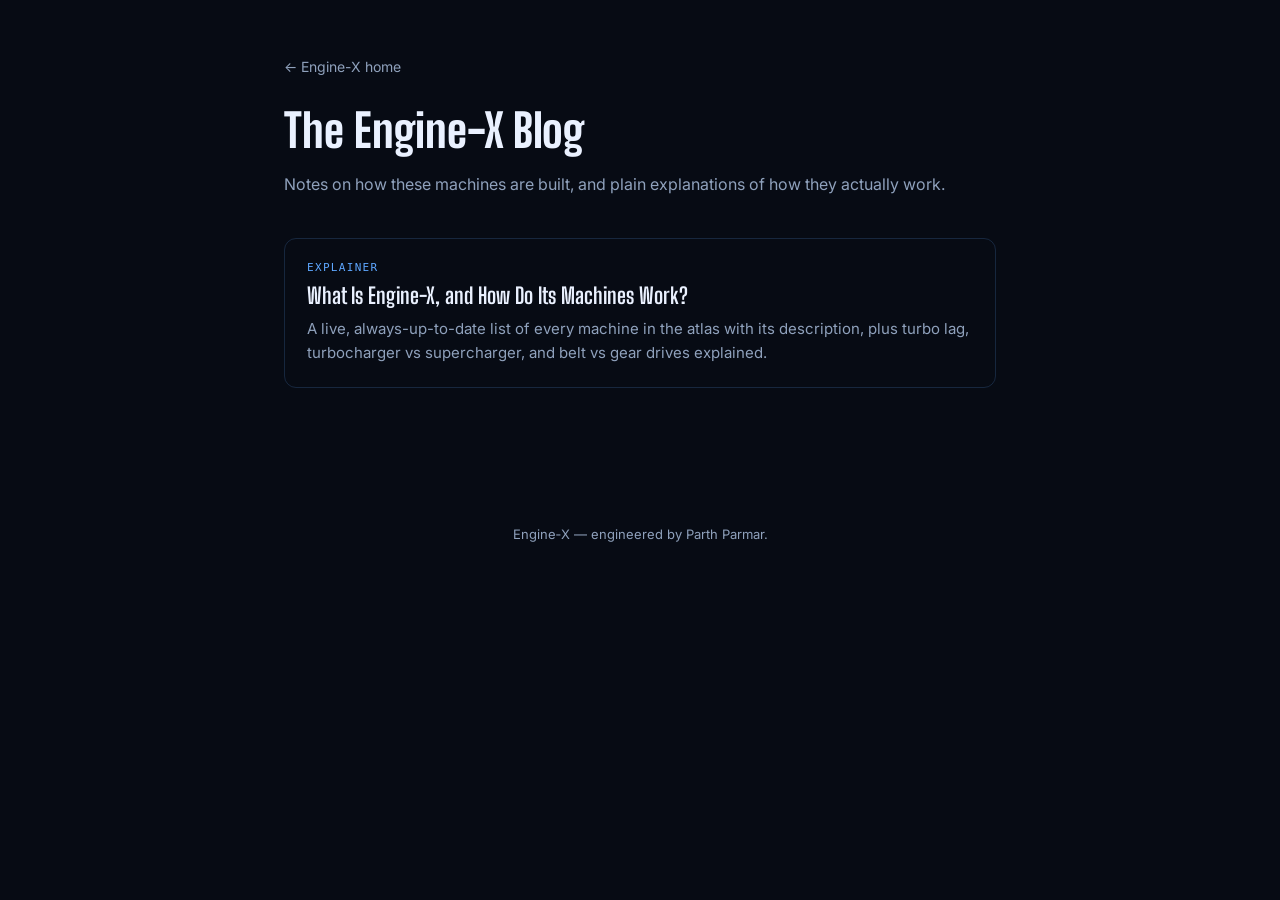
<file: blog.html>
<!doctype html>
<html lang="en">
<head>
<meta charset="utf-8">
<title>Engine-X Blog — Notes on Building Interactive 3D Machines</title>
<meta name="viewport" content="width=device-width, initial-scale=1">
<meta name="description" content="Articles on how Engine-X's interactive 3D machines are built, plus explainers on turbochargers, belt drives and mechanical engineering.">
<link rel="canonical" href="https://parthsparmar191098-sketch.github.io/Engine-x/blog.html">
<link rel="preconnect" href="https://fonts.googleapis.com">
<link rel="preconnect" href="https://fonts.gstatic.com" crossorigin>
<link href="https://fonts.googleapis.com/css2?family=Big+Shoulders+Display:wght@600;700;800&family=Inter:wght@400;500;600&display=swap" rel="stylesheet">
<style>
  :root{ --bg:#070b14; --accent:#5ea7ff; --accent2:#8a6cff; --ink:#eaf1ff; --ink-dim:#8fa1bc; color-scheme:dark; }
  *{box-sizing:border-box;}
  html,body{ margin:0; padding:0; background:var(--bg); color:var(--ink); font-family:'Inter',system-ui,-apple-system,sans-serif; }
  .wrap{ max-width:760px; margin:0 auto; padding:56px 24px 96px; }
  .back{ display:inline-block; margin-bottom:28px; color:var(--ink-dim); text-decoration:none; font-size:14px; }
  .back:hover{ color:var(--accent); }
  h1{ font-family:'Big Shoulders Display',sans-serif; font-weight:800; font-size:clamp(30px,5vw,46px); margin:0 0 10px; }
  .sub{ color:var(--ink-dim); font-size:16px; margin-bottom:44px; }
  .card{ display:block; padding:22px; border:1px solid rgba(94,167,255,0.18); border-radius:12px; text-decoration:none; color:var(--ink); margin-bottom:18px; transition:border-color .15s; }
  .card:hover{ border-color:rgba(94,167,255,0.5); }
  .card .kicker{ font-family:'IBM Plex Mono',monospace; font-size:11px; letter-spacing:0.12em; text-transform:uppercase; color:var(--accent); margin-bottom:8px; }
  .card h2{ font-family:'Big Shoulders Display',sans-serif; font-weight:700; font-size:22px; margin:0 0 8px; }
  .card p{ color:var(--ink-dim); font-size:15px; line-height:1.6; margin:0; }
  footer{ text-align:center; color:var(--ink-dim); font-size:13px; padding:24px; }
</style>
</head>
<body>
<div class="wrap">
  <a class="back" href="index.html">&larr; Engine-X home</a>
  <h1>The Engine-X Blog</h1>
  <p class="sub">Notes on how these machines are built, and plain explanations of how they actually work.</p>

  <a class="card" href="blog-how-it-works.html">
    <div class="kicker">Explainer</div>
    <h2>What Is Engine-X, and How Do Its Machines Work?</h2>
    <p>A live, always-up-to-date list of every machine in the atlas with its description, plus turbo lag, turbocharger vs supercharger, and belt vs gear drives explained.</p>
  </a>

</div>
<footer>Engine&#8209;X — engineered by Parth Parmar.</footer>
</body>
</html>
</file>
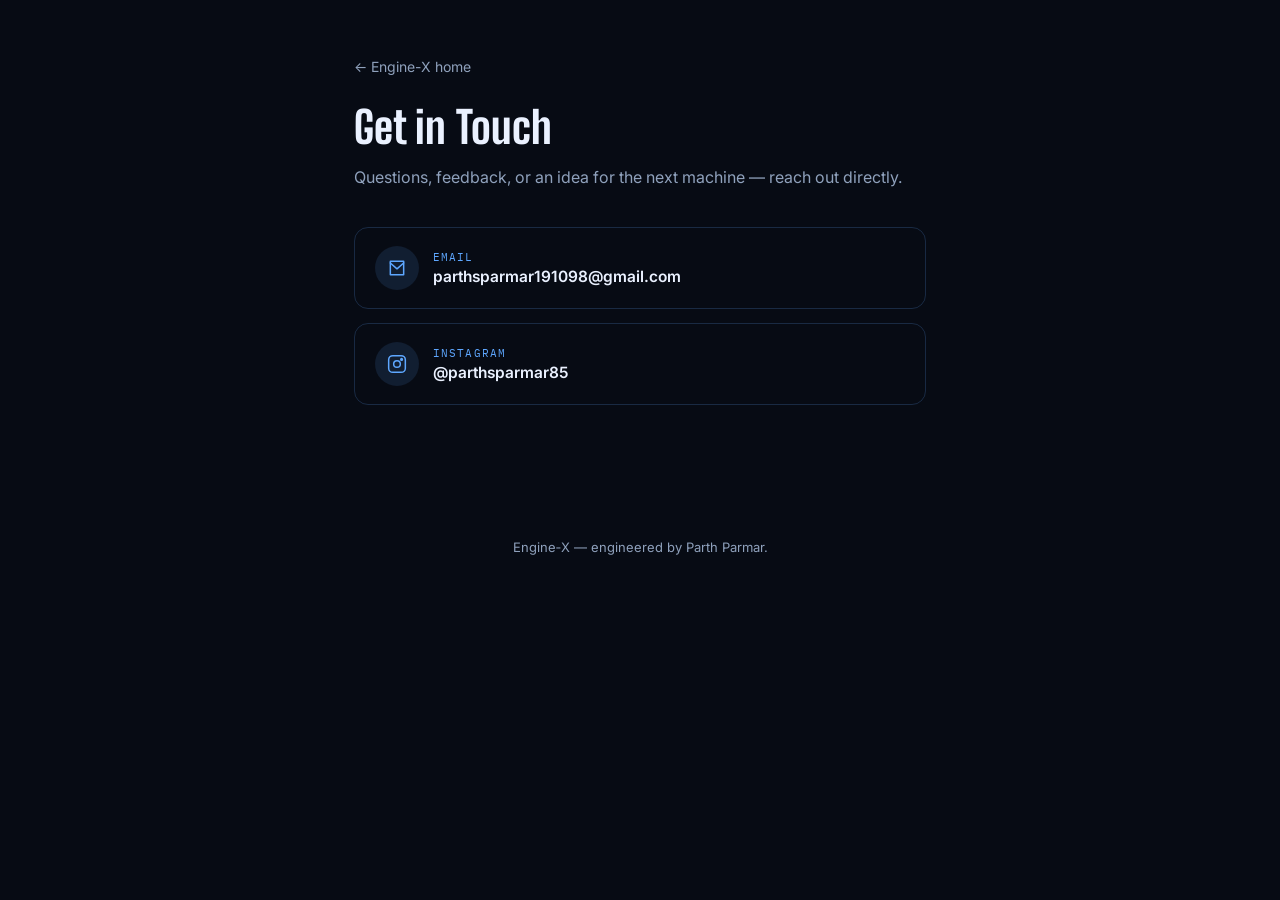
<file: contact.html>
<!doctype html>
<html lang="en">
<head>
<meta charset="utf-8">
<title>Contact Engine-X</title>
<meta name="viewport" content="width=device-width, initial-scale=1">
<meta name="description" content="Get in touch with Parth Parmar, the creator of Engine-X.">
<link rel="canonical" href="https://parthsparmar191098-sketch.github.io/Engine-x/contact.html">
<link rel="preconnect" href="https://fonts.googleapis.com">
<link rel="preconnect" href="https://fonts.gstatic.com" crossorigin>
<link href="https://fonts.googleapis.com/css2?family=Big+Shoulders+Display:wght@600;700;800&family=Inter:wght@400;500;600&family=IBM+Plex+Mono:wght@400;500&display=swap" rel="stylesheet">
<style>
  :root{ --bg:#070b14; --accent:#5ea7ff; --accent2:#8a6cff; --ink:#eaf1ff; --ink-dim:#8fa1bc; color-scheme:dark; }
  *{box-sizing:border-box;}
  html,body{ margin:0; padding:0; background:var(--bg); color:var(--ink); font-family:'Inter',system-ui,-apple-system,sans-serif; }
  a{ color:#8fc4ff; }
  .wrap{ max-width:620px; margin:0 auto; padding:56px 24px 96px; }
  .back{ display:inline-block; margin-bottom:28px; color:var(--ink-dim); text-decoration:none; font-size:14px; }
  .back:hover{ color:#8fc4ff; }
  h1{ font-family:'Big Shoulders Display',sans-serif; font-weight:800; font-size:clamp(30px,5vw,44px); line-height:1.1; margin:0 0 12px; }
  .sub{ color:var(--ink-dim); font-size:16px; margin-bottom:40px; }
  .card{ display:flex; align-items:center; gap:14px; padding:18px 20px; border:1px solid rgba(94,167,255,0.2); border-radius:14px; margin-bottom:14px; text-decoration:none; color:var(--ink); transition:border-color .15s, background .15s; }
  .card:hover{ border-color:rgba(94,167,255,0.5); background:rgba(94,167,255,0.06); }
  .card .icon{ width:44px; height:44px; border-radius:50%; background:rgba(94,167,255,0.12); display:flex; align-items:center; justify-content:center; flex:none; }
  .card .label{ font-family:'IBM Plex Mono',monospace; font-size:11px; letter-spacing:0.1em; text-transform:uppercase; color:var(--accent); margin-bottom:3px; }
  .card .value{ font-weight:600; font-size:15.5px; word-break:break-all; }
  footer{ text-align:center; color:var(--ink-dim); font-size:13px; padding:24px; }
</style>
</head>
<body>
<div class="wrap">
  <a class="back" href="index.html">&larr; Engine-X home</a>
  <h1>Get in Touch</h1>
  <p class="sub">Questions, feedback, or an idea for the next machine — reach out directly.</p>

  <a class="card" href="mailto:parthsparmar191098@gmail.com">
    <span class="icon"><svg width="20" height="20" viewBox="0 0 24 24" fill="none" stroke="#5ea7ff" stroke-width="1.8" stroke-linecap="round" stroke-linejoin="round"><path d="M4 4h16v16H4z"/><path d="m4 6 8 7 8-7"/></svg></span>
    <span>
      <div class="label">Email</div>
      <div class="value">parthsparmar191098@gmail.com</div>
    </span>
  </a>

  <a class="card" href="https://instagram.com/parthsparmar85" target="_blank" rel="noopener">
    <span class="icon"><svg width="20" height="20" viewBox="0 0 24 24" fill="none" stroke="#5ea7ff" stroke-width="1.8" stroke-linecap="round" stroke-linejoin="round"><rect x="2" y="2" width="20" height="20" rx="5"/><circle cx="12" cy="12" r="4"/><circle cx="17.5" cy="6.5" r="1"/></svg></span>
    <span>
      <div class="label">Instagram</div>
      <div class="value">@parthsparmar85</div>
    </span>
  </a>

</div>
<footer>Engine&#8209;X — engineered by Parth Parmar.</footer>
</body>
</html>
</file>
